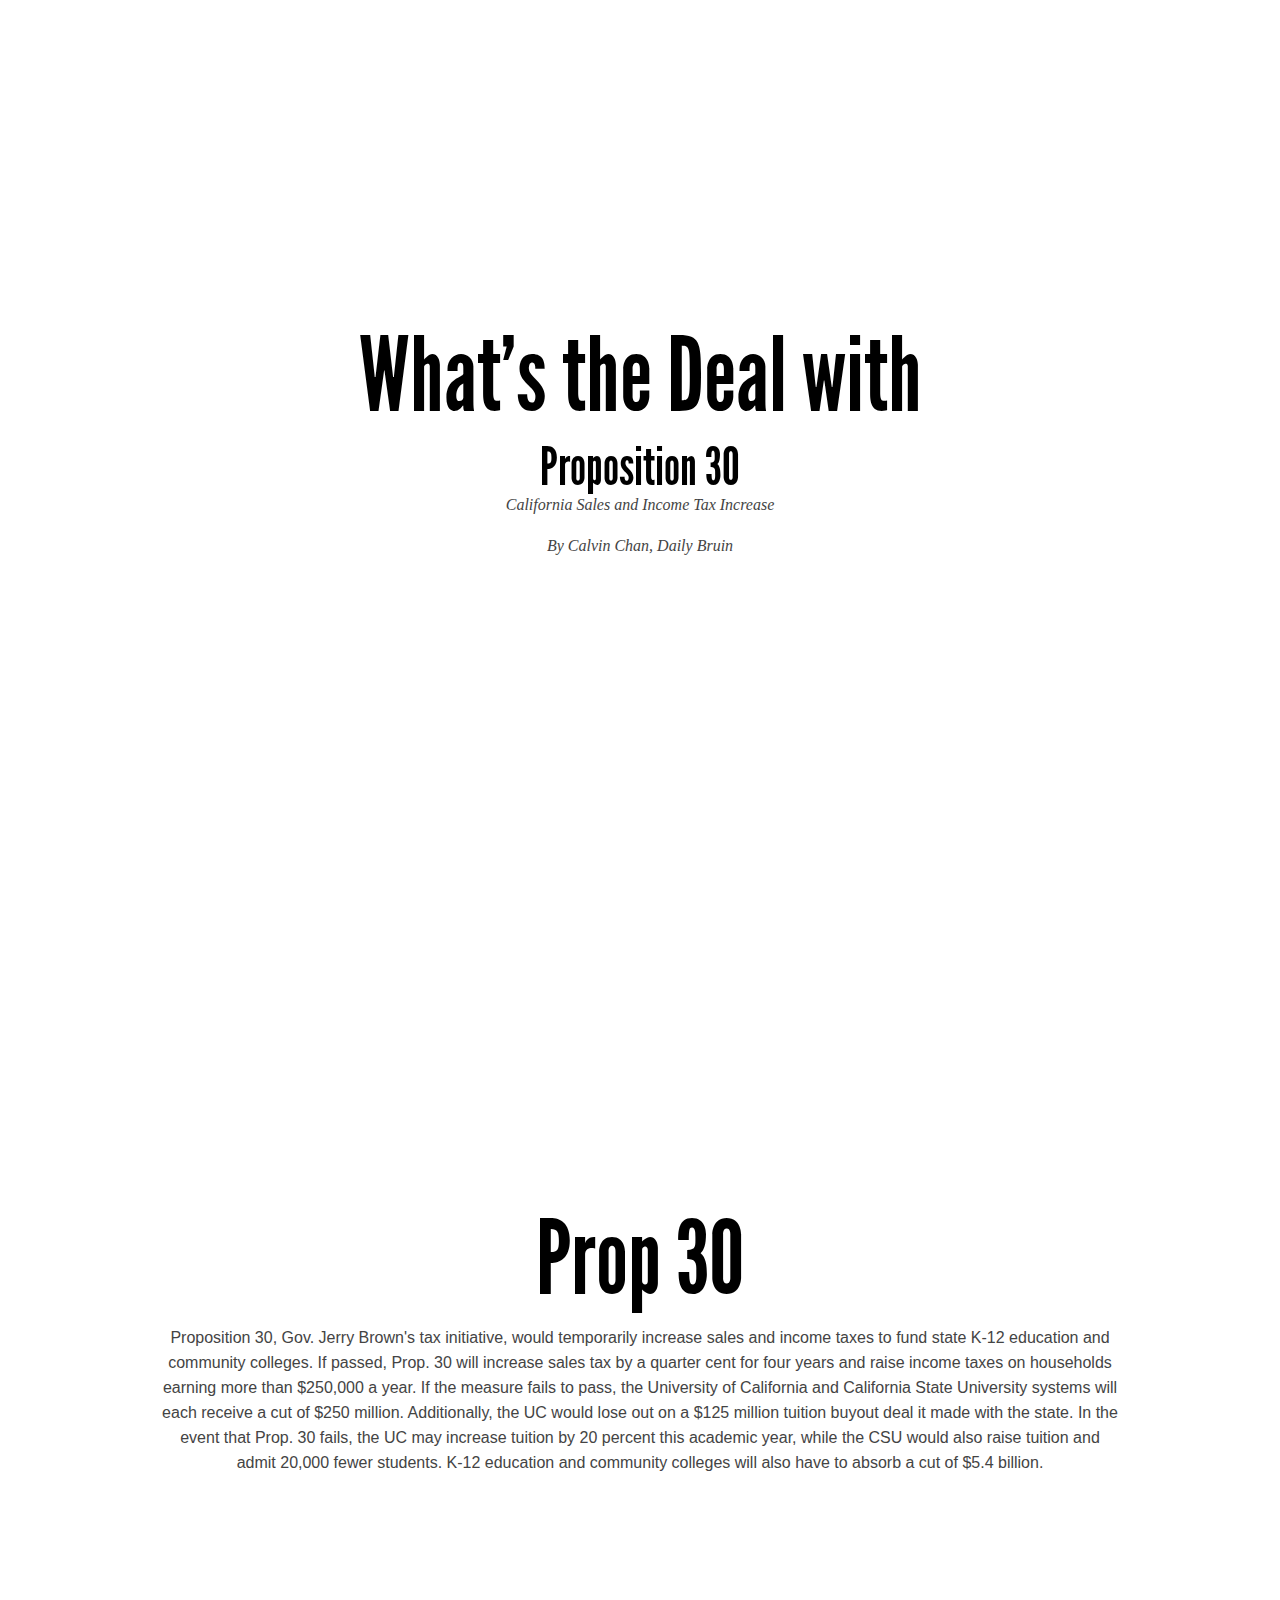
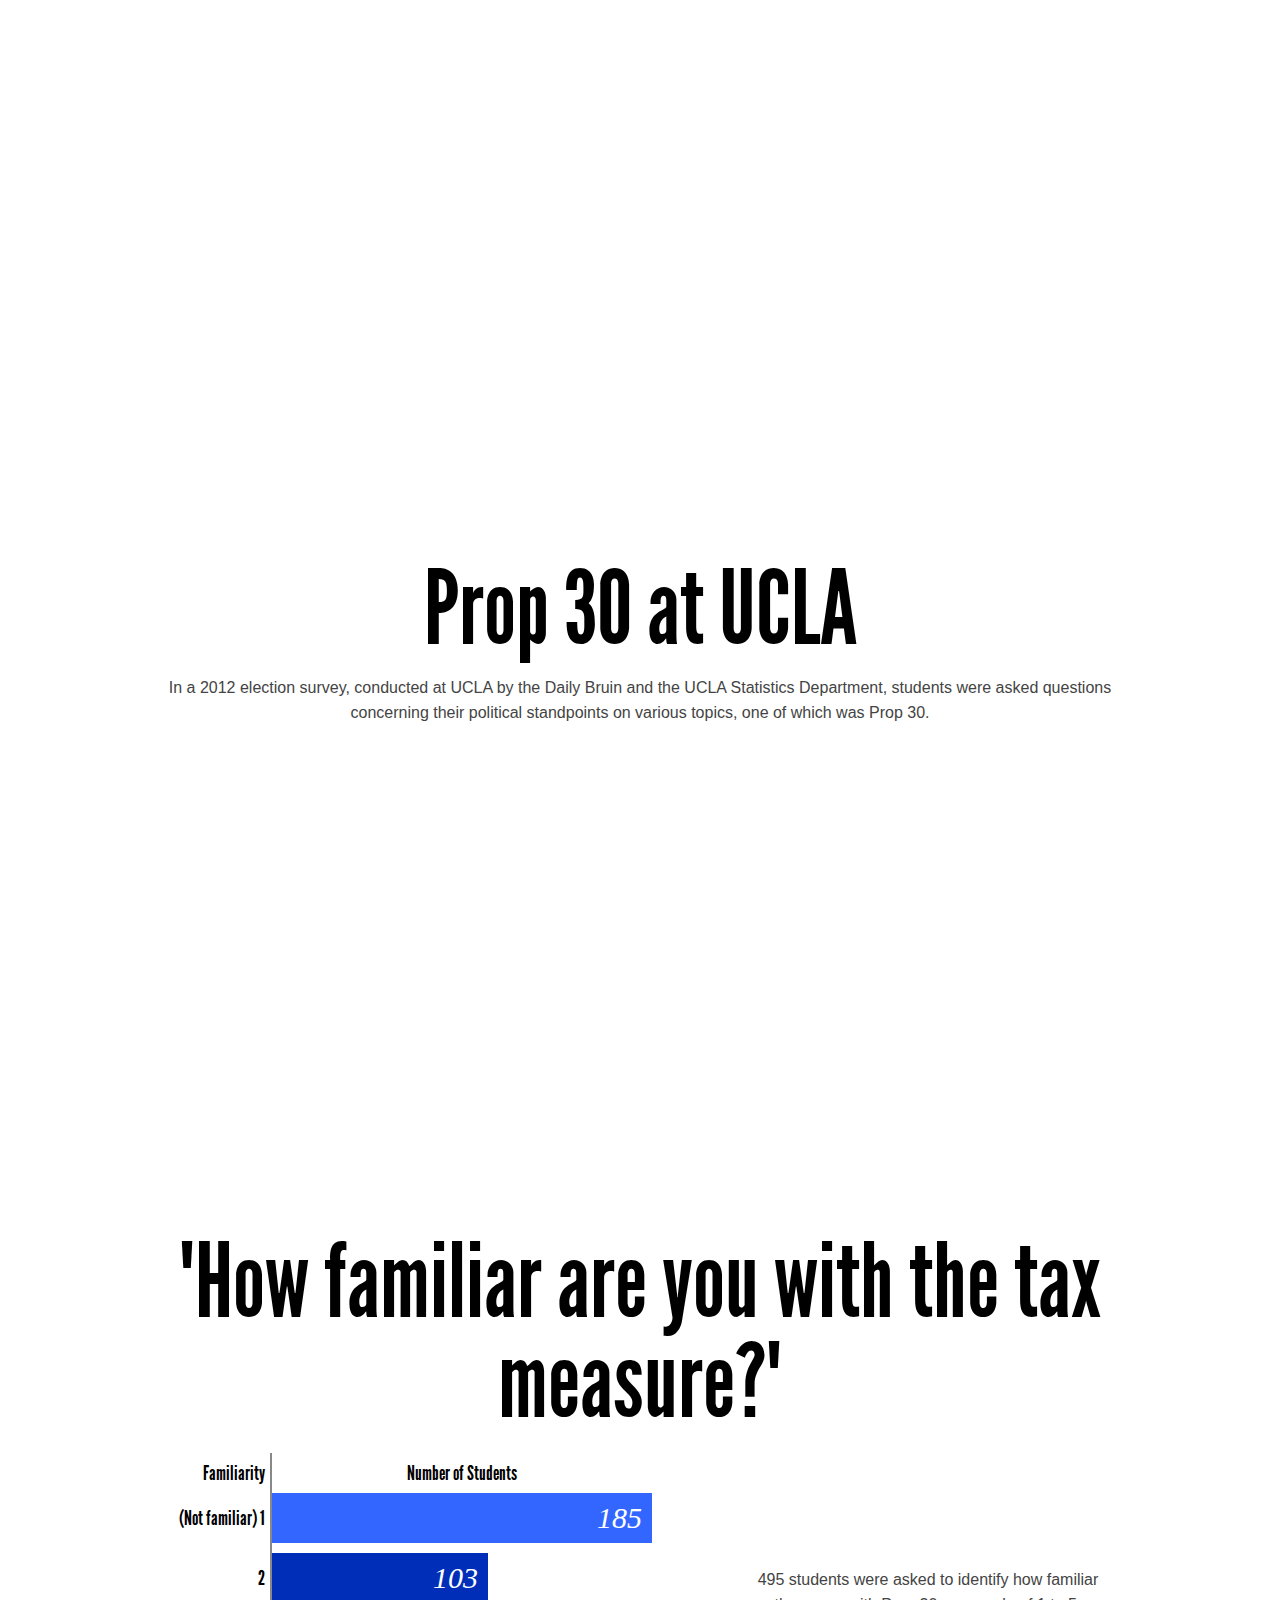
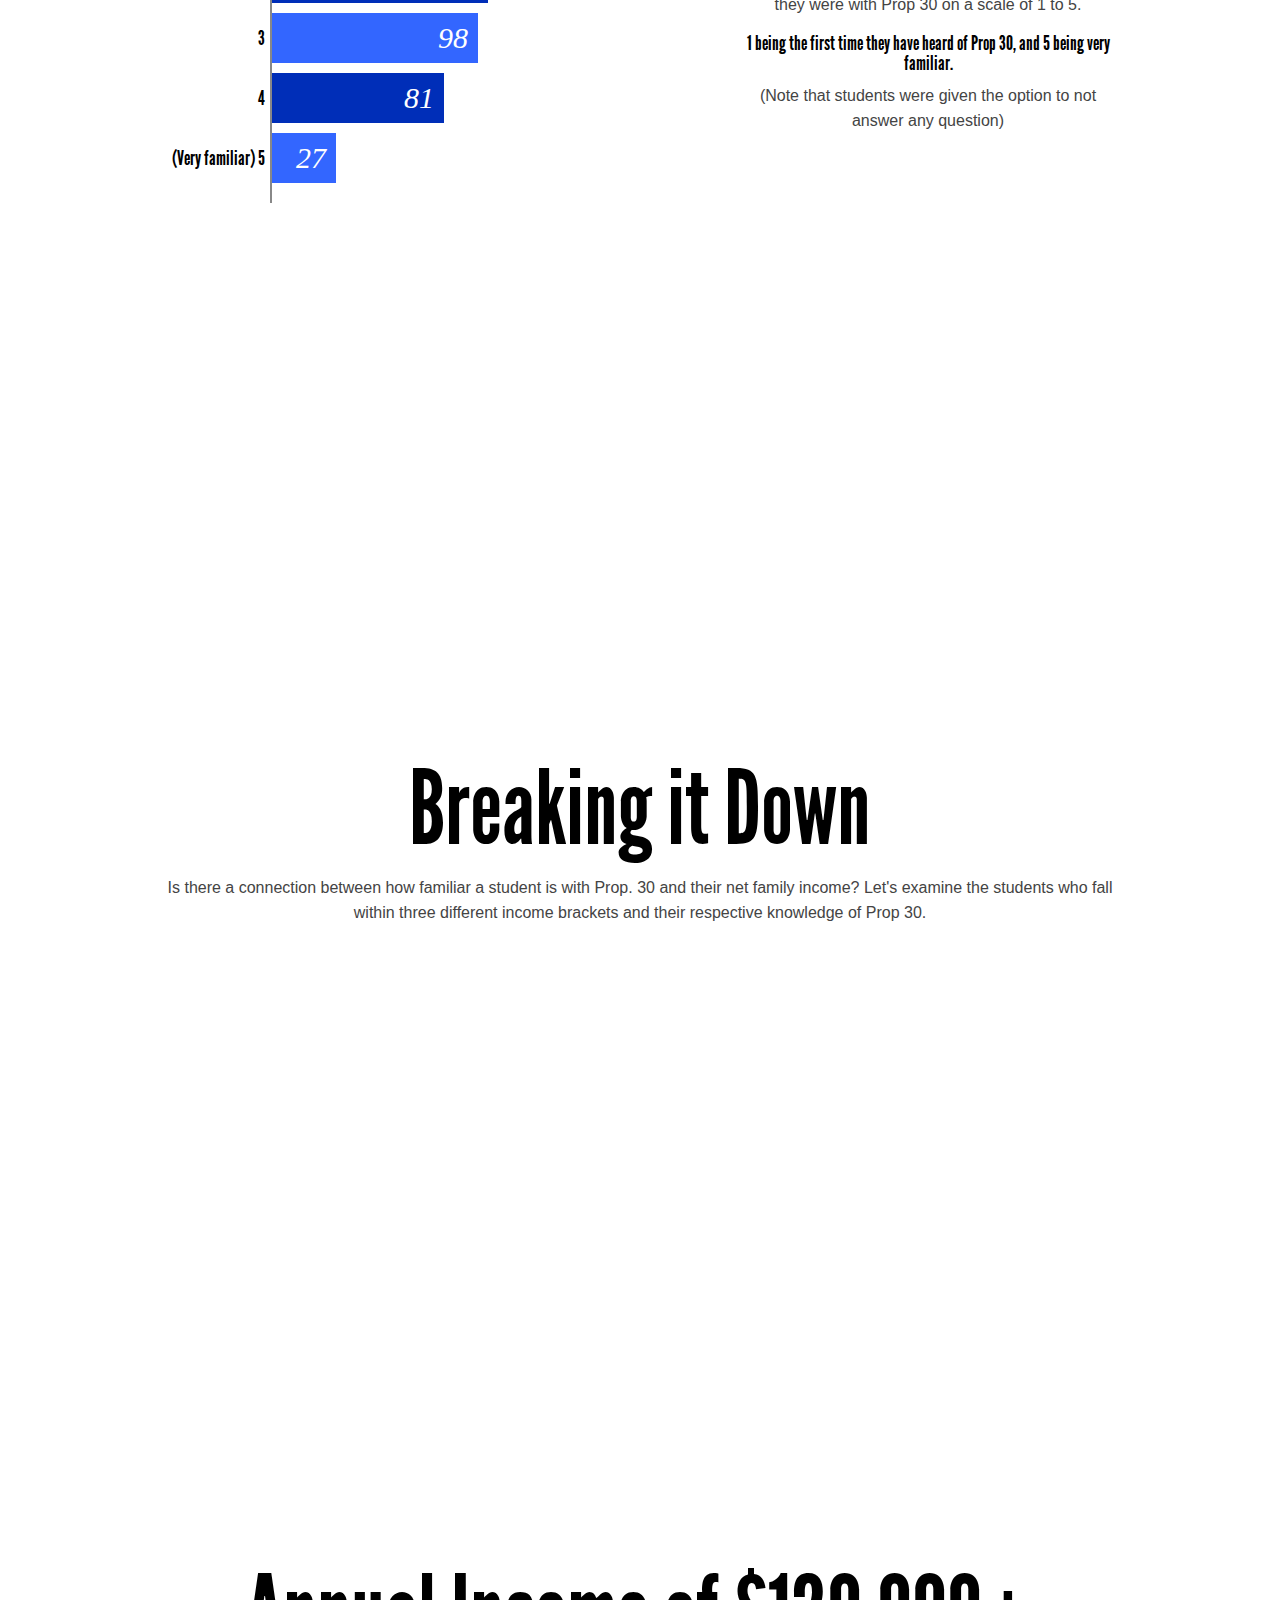
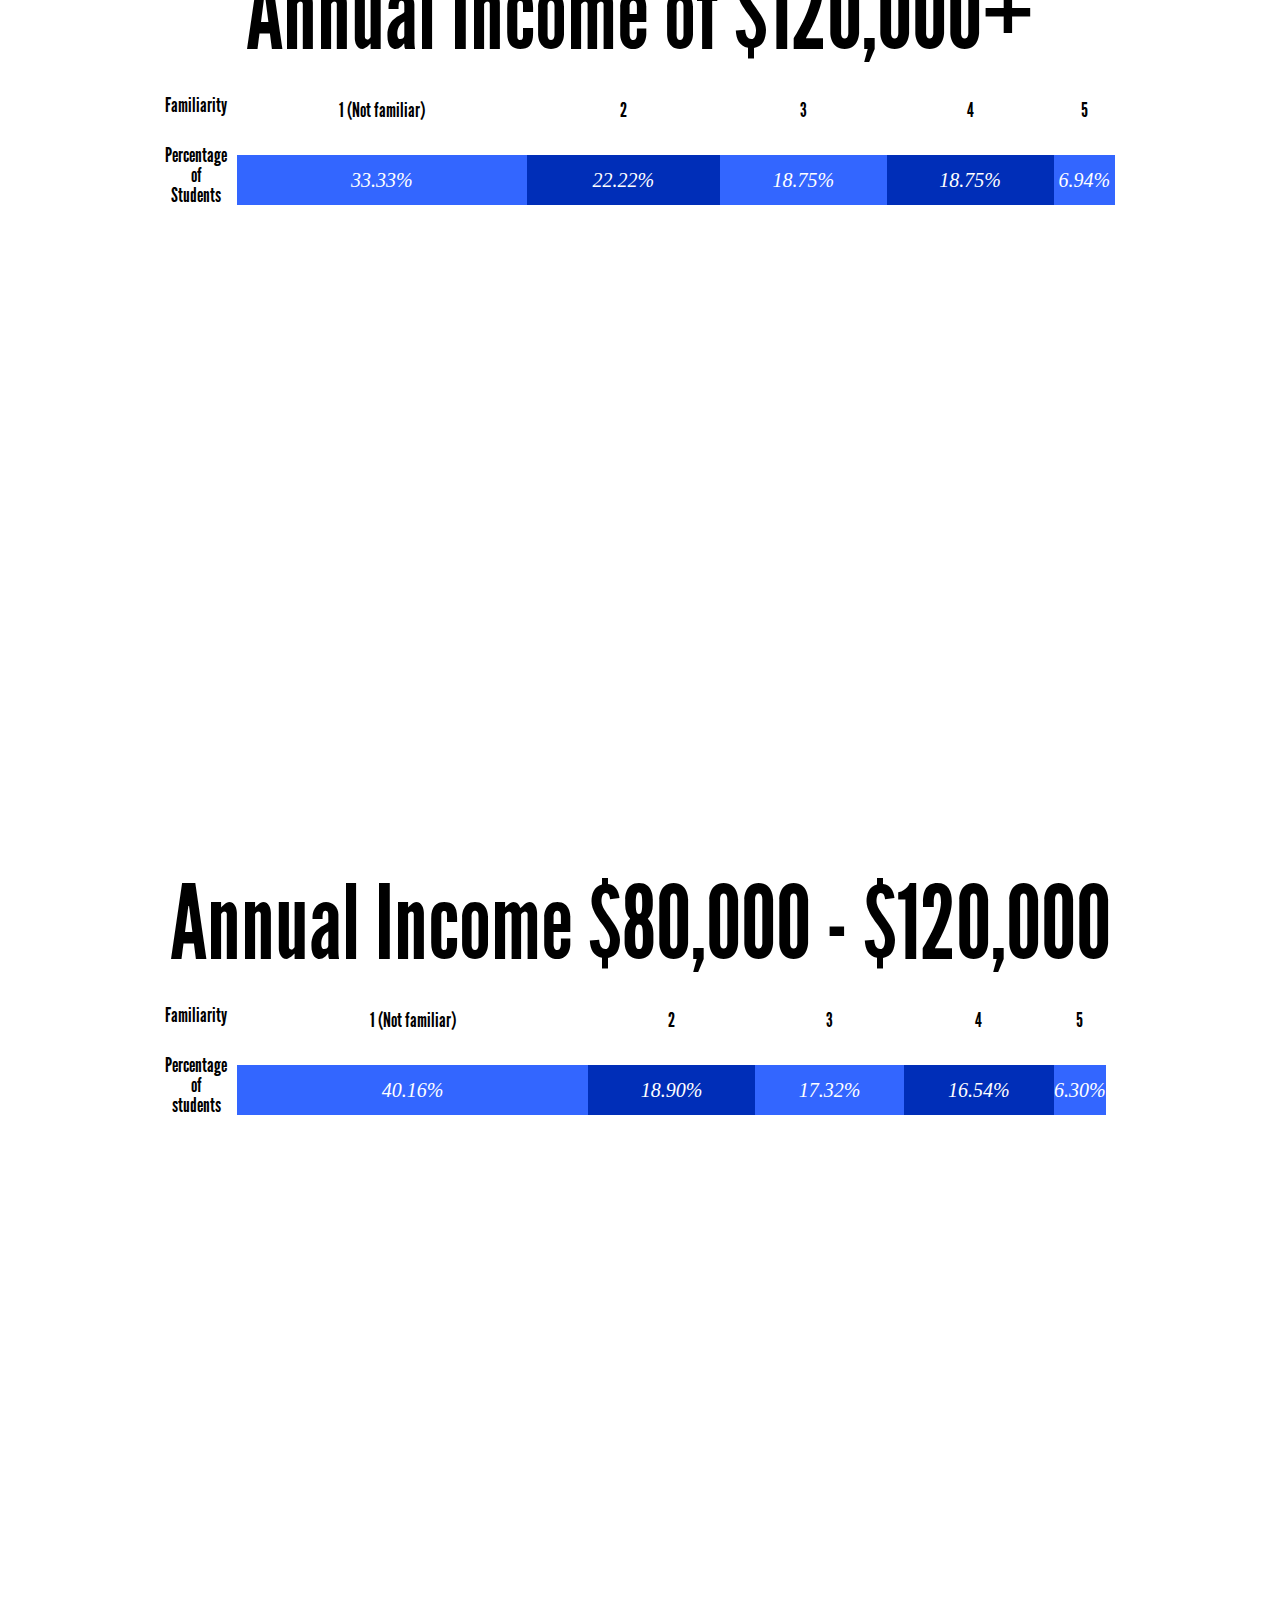
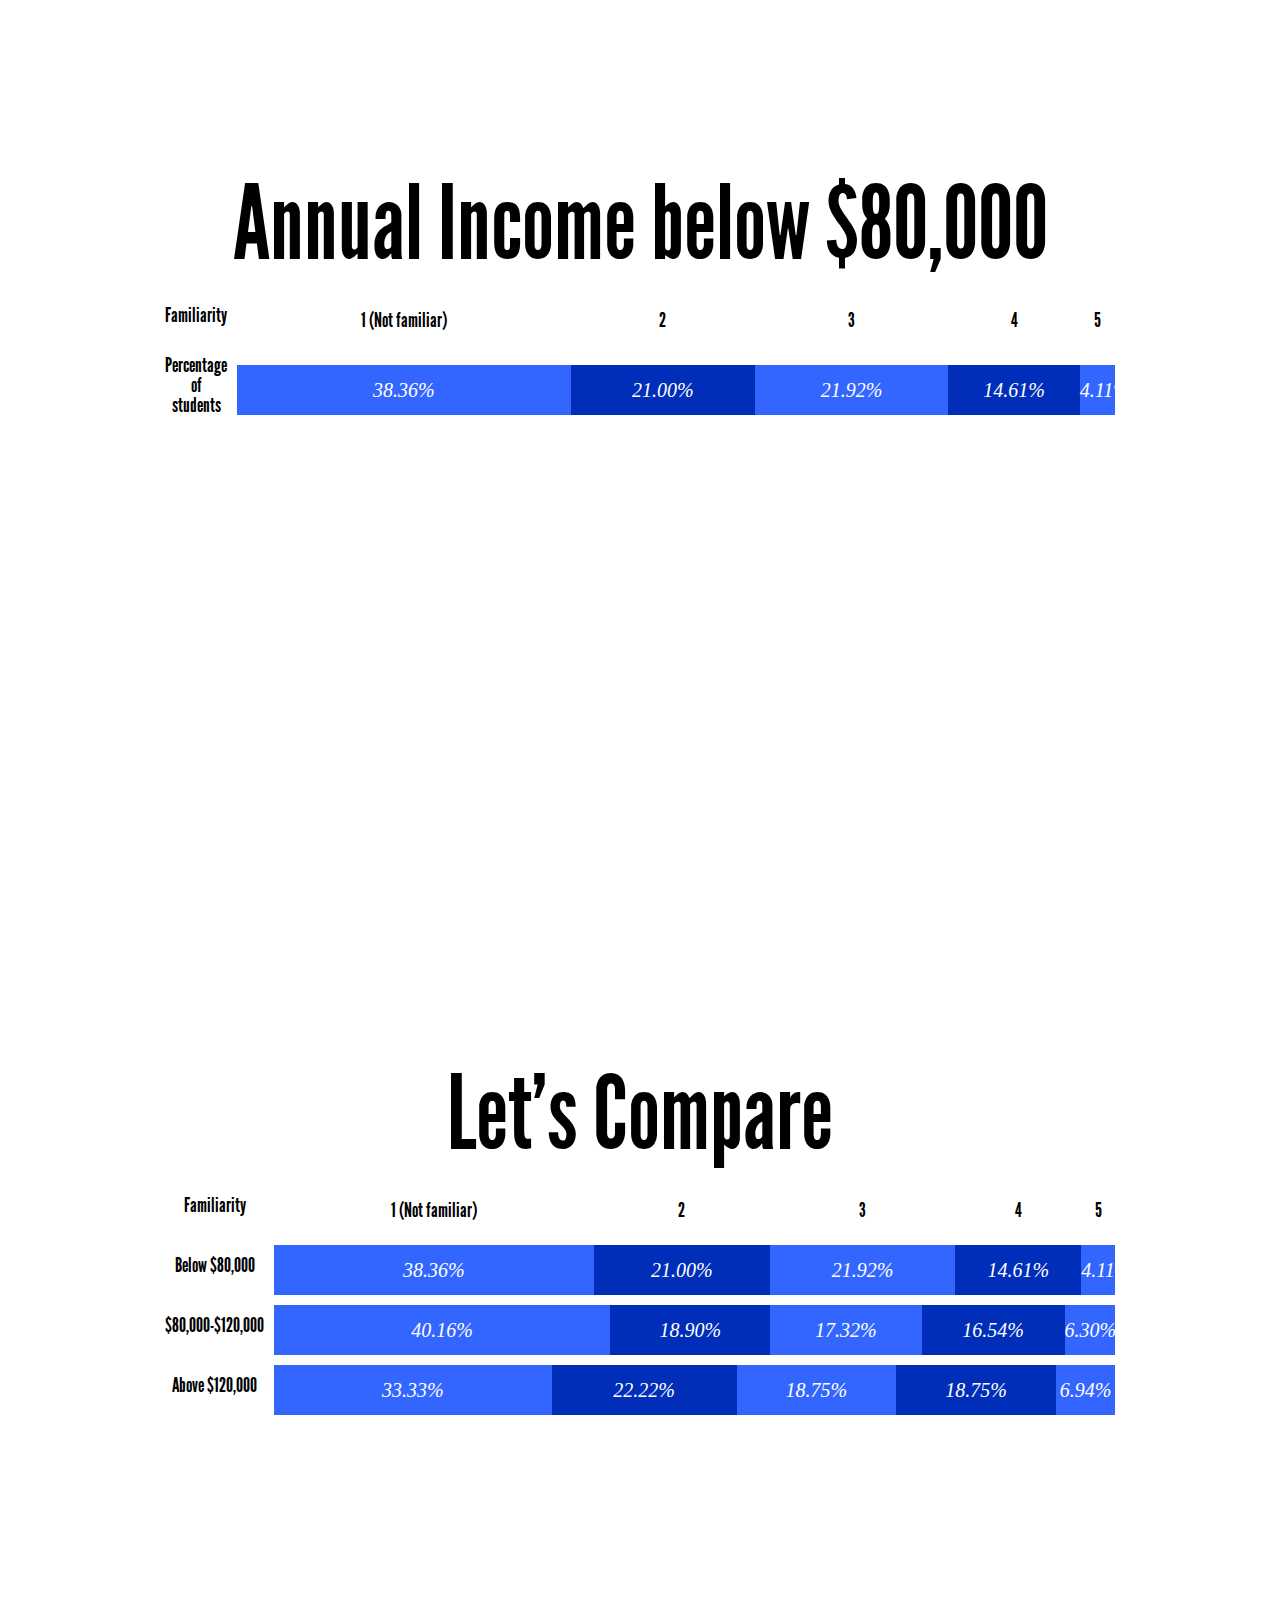
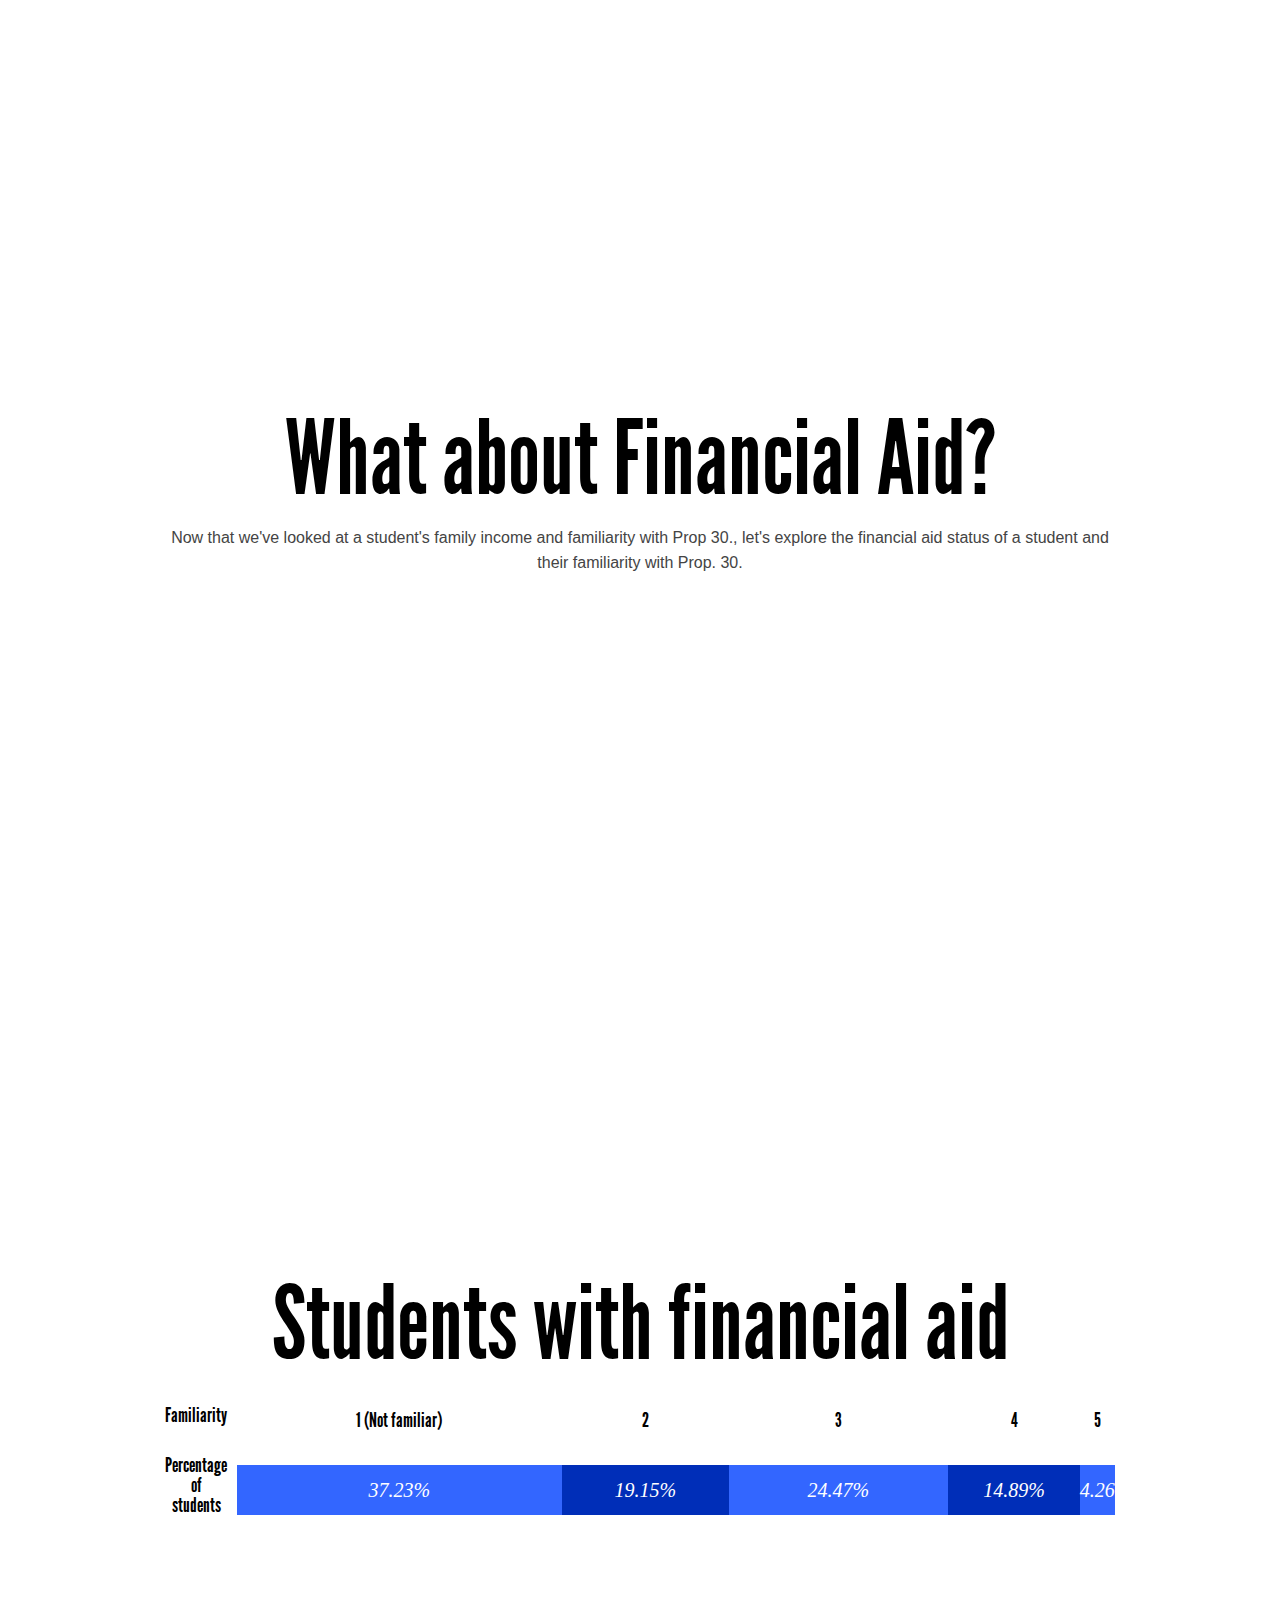
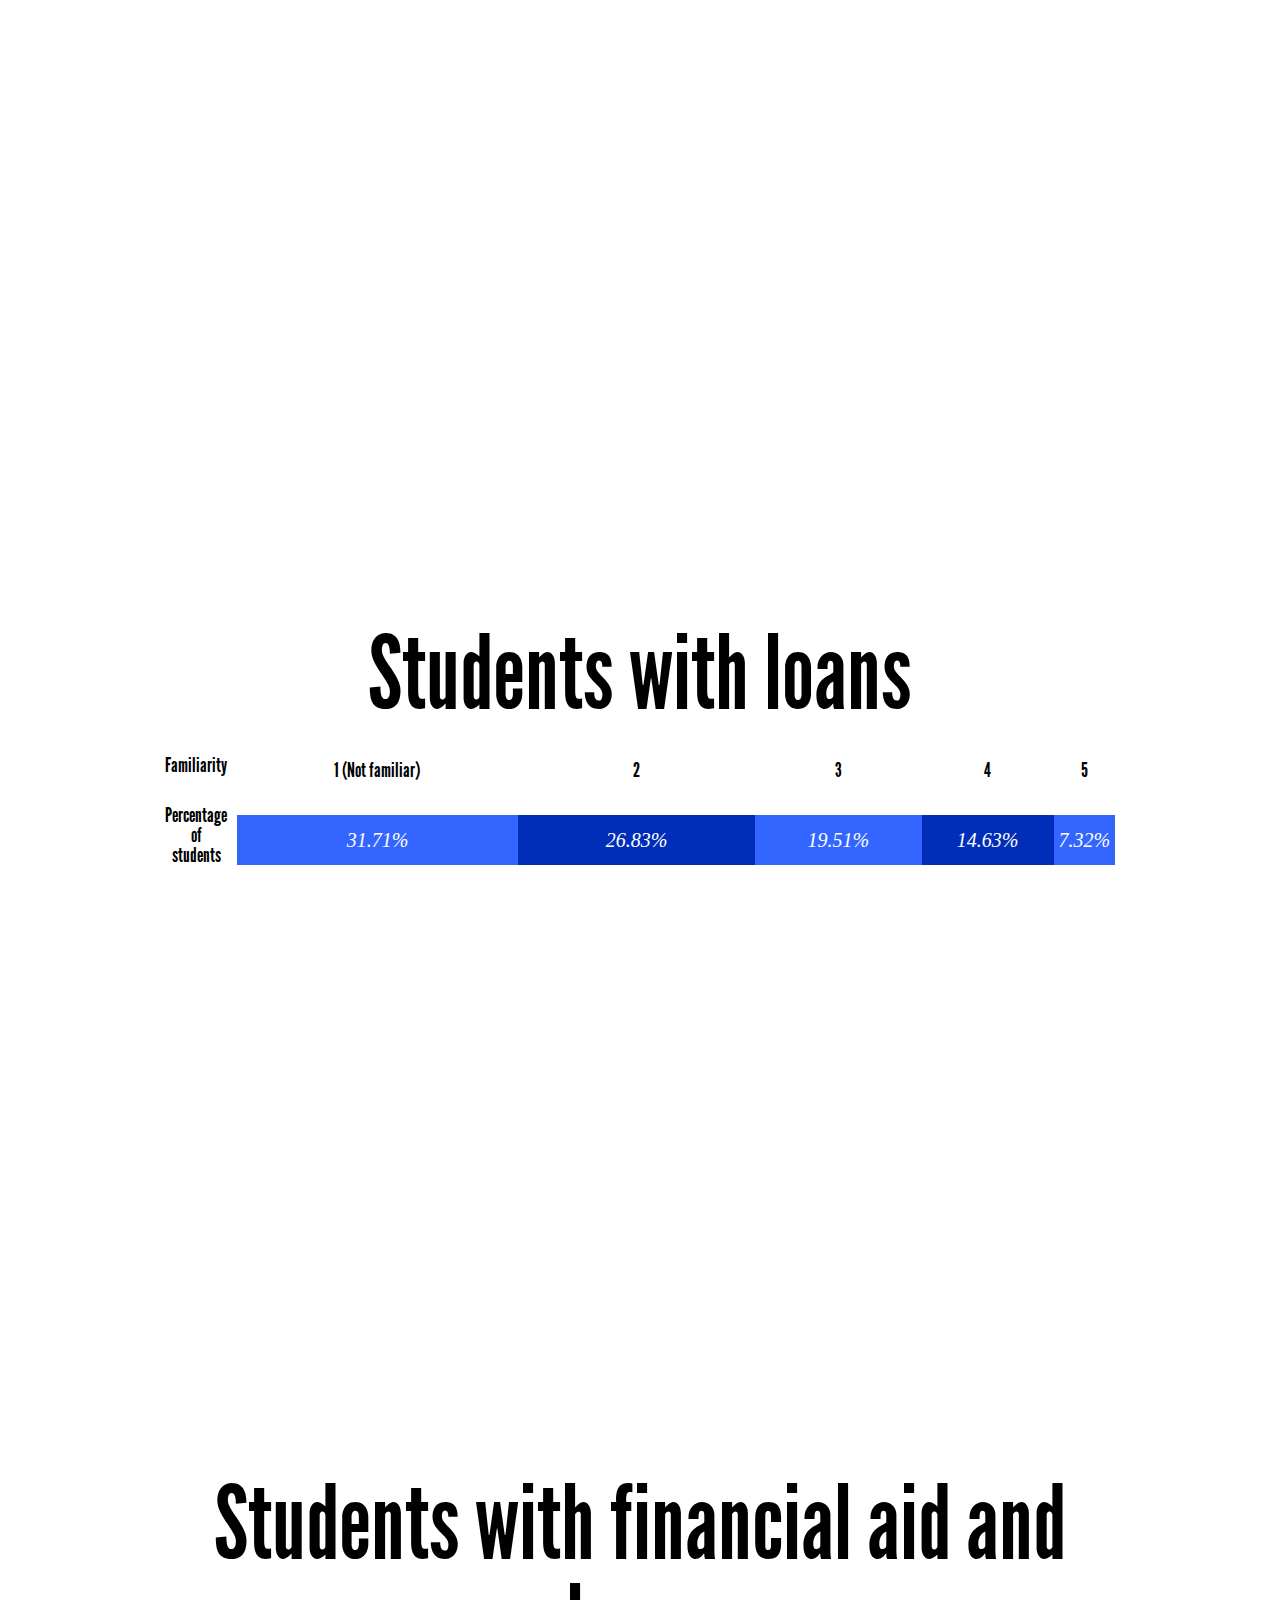
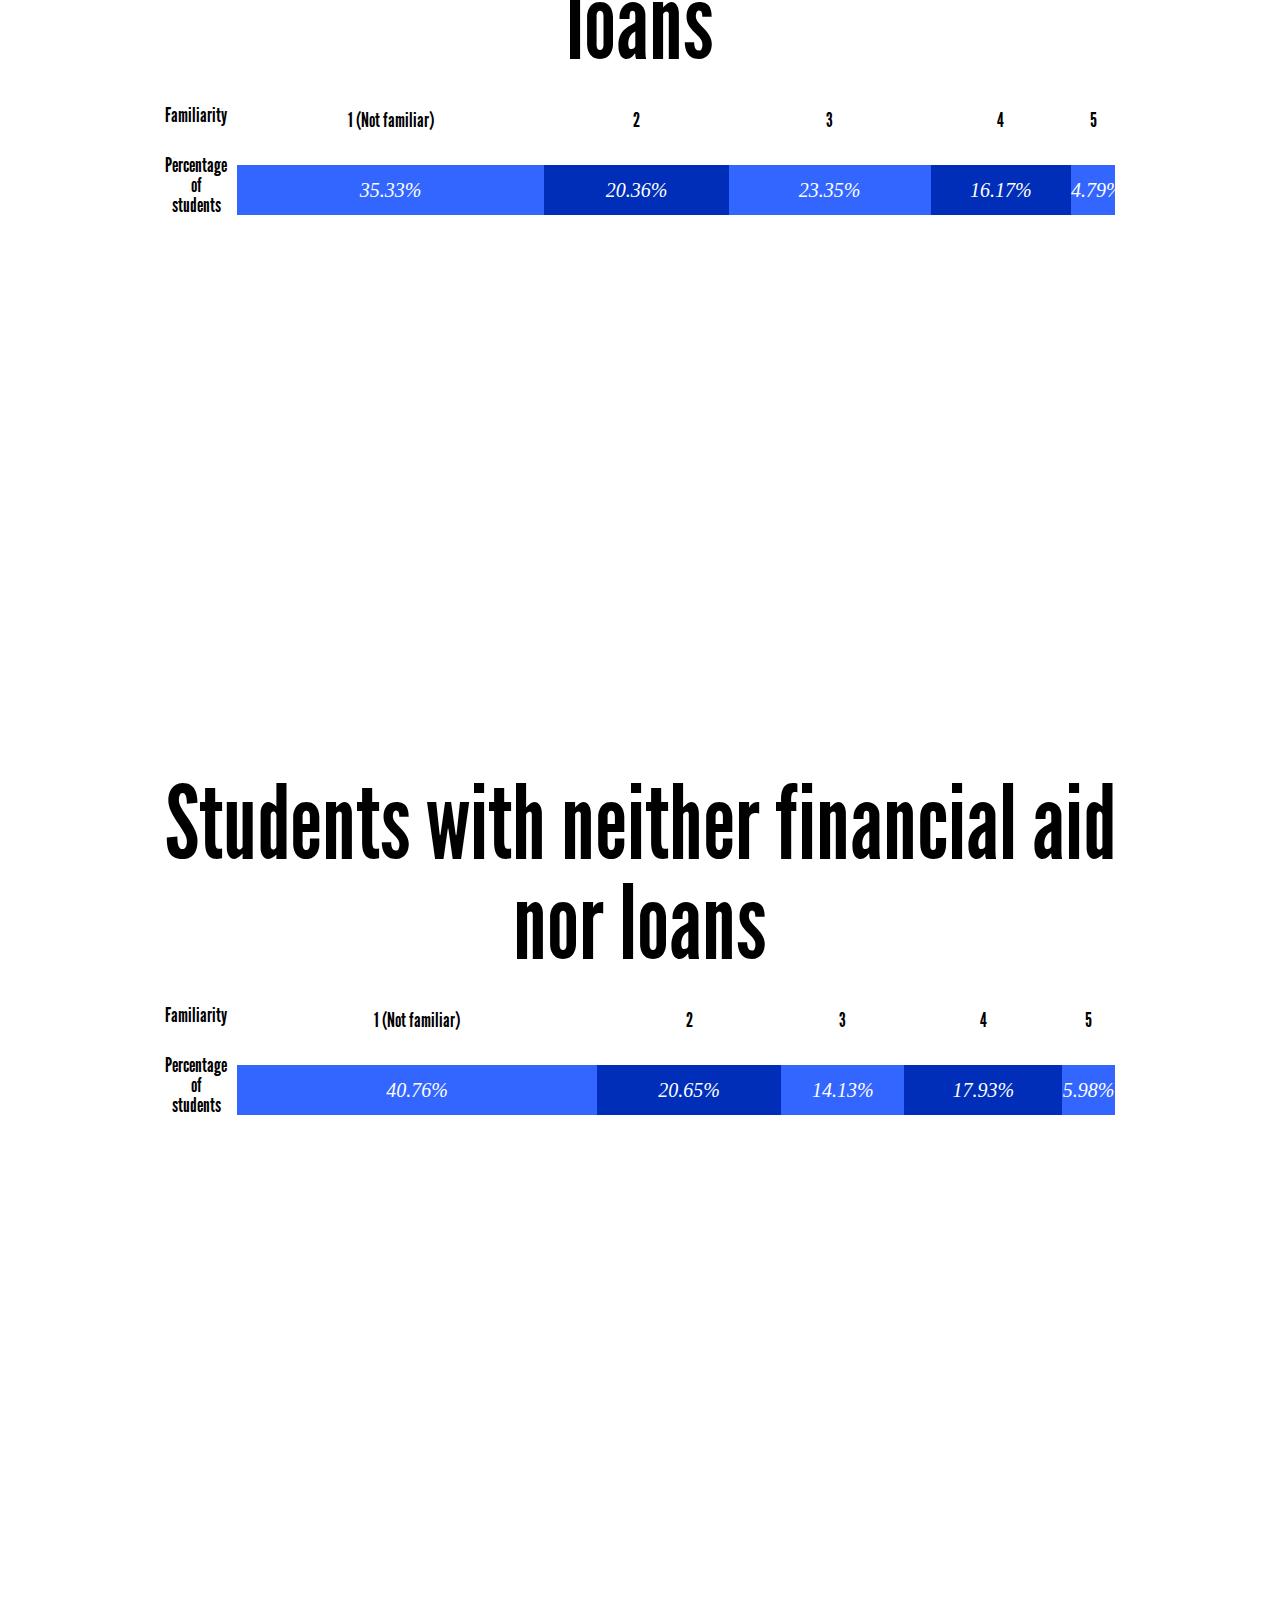
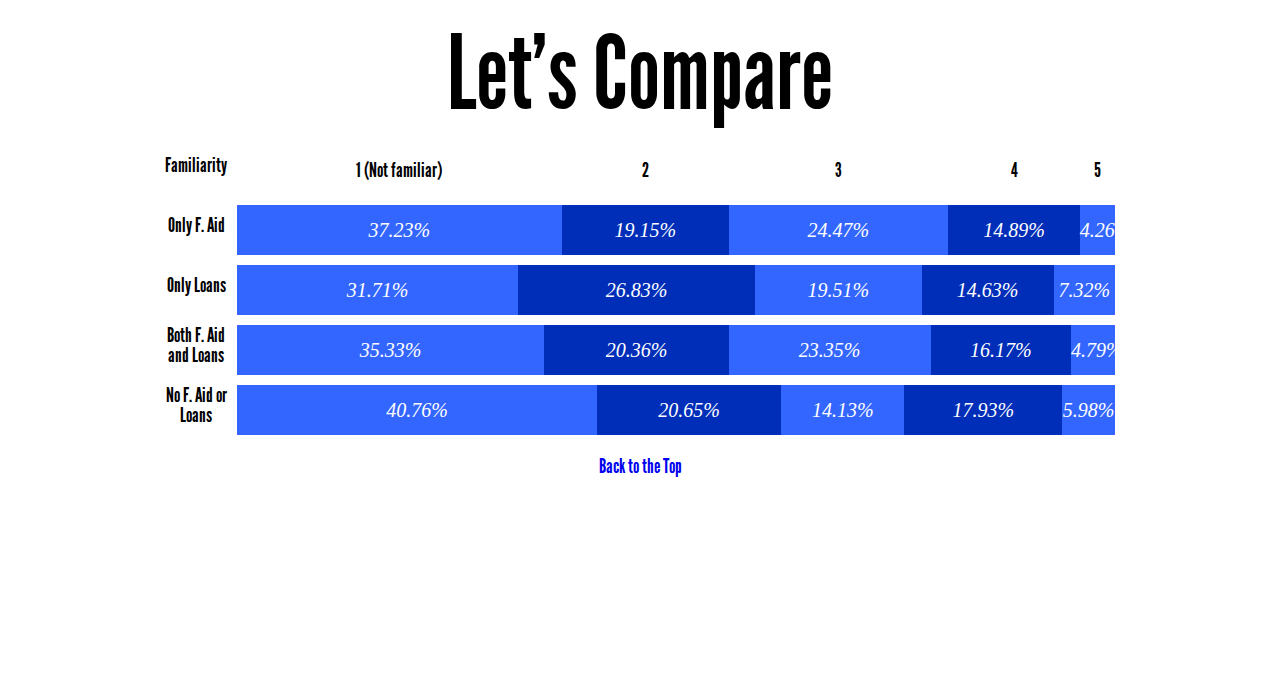
<file: elections12/templates/elections12/stats.html>
<!DOCTYPE html>
<html>
    <head>
        <title>Prop 30 at UCLA</title>
        <link rel="stylesheet" type="text/css" href="/static/styles/reset.css">
        <link rel="stylesheet" type="text/css" href="/static/styles/style.css">
        <link rel="stylesheet" type="text/css" href="/static/styles/LeagueGothic/stylesheet.css">
        <script src="/static/scripts/jquery-1.8.2.min.js" type="text/javascript"></script>
        <script src="/static/scripts/script.js" type="text/javascript"></script>
        <script src="/static/scripts/scroll.js" type="text/javascript"></script>
    </head>

    <body>
        <div class="page">
            <div class="wrapper">
                <h1>What's the Deal with</h1>
                <br/>
                <h2>Proposition 30</h2>
                <p class="serif">California Sales and Income Tax Increase</p>
				<p class="serif"><em>By Calvin Chan, Daily Bruin</em></p>
                <a class="scroll" href="#">More</a>
            </div>
        </div>

        <div class="page">
            <div class="wrapper">
                <h1>Prop 30</h1>
                <br/>
                <p>
                    Proposition 30, Gov. Jerry Brown's tax initiative, would temporarily increase sales and income taxes to fund state K-12 education and community colleges. If passed, Prop. 30 will increase sales tax by a quarter cent for four years and raise income taxes on households earning more than $250,000 a year. If the measure fails to pass, the University of California and California State University systems will each receive a cut of $250 million. Additionally, the UC would lose out on a $125 million tuition buyout deal it made with the state. In the event that Prop. 30 fails, the UC may increase tuition by 20 percent this academic year, while the CSU would also raise tuition and admit 20,000 fewer students. K-12 education and community colleges will also have to absorb a cut of $5.4 billion.
                </p>
                <a class="scroll" href="#">More</a>
            </div>
        </div>

        <div class="page">
            <div class="wrapper">
                <h1>Prop 30 at UCLA</h1>
                <br/>
                <p>
                    In a 2012 election survey, conducted at UCLA by the Daily Bruin and the UCLA Statistics Department, students were asked questions concerning their political standpoints on various topics, one of which was Prop 30.
                </p>
                <a class="scroll" href="#">More</a>
            </div>
        </div>

        <div class="page">
            <div class="wrapper">
                <h1>"How familiar are you with the tax measure?"</h1>
                <br/>
                <table>
                    <tr>
                        <td class="sixty">
                            <div class="sideline">
                                <h3>Familiarity</h3>
                                
                                <div class="units">
                                    <h3>(Not familiar) 1</h3>
                                </div>
                                
                                <div class="units">
                                    <h3>2</h3>
                                </div>
                                
                                <div class="units">
                                    <h3>3</h3>
                                </div>
                                
                                <div class="units">
                                    <h3>4</h3>
                                </div>
                                
                                <div class="units">
                                    <h3>(Very familiar) 5</h3>
                                </div>
                                
                                <div class="units">
                                    <h3 value="None">None</h3>
                                </div>
                                
                            </div>
                            <div class="bargraph">
                                <div><h3>Number of Students</h3></div>
                                
                                <div class="rows" id="1" value="185"><p class="serif">185</p>
                                </div>    
                                
                                <div class="rows" id="2" value="103"><p class="serif">103</p>
                                </div>    
                                
                                <div class="rows" id="3" value="98"><p class="serif">98</p>
                                </div>    
                                
                                <div class="rows" id="4" value="81"><p class="serif">81</p>
                                </div>    
                                
                                <div class="rows" id="5" value="27"><p class="serif">27</p>
                                </div>    
                                
                                <div class="rows" id="None" value="1"><p class="serif">1</p>
                                </div>    
                                
                            </div>
                        </td>
                        <td class="fourty">
                            <p>495 students were asked to identify how familiar they were with Prop 30 on a scale of 1 to 5.</p> 
                            <h3>1 being the first time they have heard of Prop 30, and 5 being very familiar.</h3> 
                            <p>(Note that students were given the option to not answer any question)</p>
                        </td>
                    </tr>
                </table>
                <a class="scroll" href="#">More</a>
            </div>
        </div>

        

        <div class="page">
            <div class="wrapper">
                <h1>Breaking it Down</h1>
                <br/>
                <p>Is there a connection between how familiar a student is with Prop. 30 and their net family income? Let's examine the students who fall within three different income brackets and their respective knowledge of Prop 30.</p>
                <a class="scroll" href="#">More</a>
            </div>
        </div>

        <div class="page">
            <div class="wrapper">
                <h1>Annual Income of $120,000+</h1>
                <br/>
                <table>
                    <tr>
                        <td class="small"><h3>Familiarity</h3></td>
                        <td class="large">
                            <div class="aboveline">
                            
                                <div class="lineseg" value="33" key="1"><h3>1 (Not familiar)</3></div>
                            
                                <div class="lineseg" value="22" key="2"><h3>2</3></div>
                            
                                <div class="lineseg" value="19" key="3"><h3>3</3></div>
                            
                                <div class="lineseg" value="19" key="4"><h3>4</3></div>
                            
                                <div class="lineseg" value="7" key="5"><h3>5</3></div>
                            
                                <div class="lineseg" value="0.0" key="None"><h3>None</3></div>
                            
                            </div>
                        </td>
                    </tr>
                    <tr>
                        <td class="small"><h3>Percentage of Students</h3></td>
                        <td class="large">
                            <div class="belowline">
                            
                                <div class="lineseg" value="33" key="1"><p class="serif">33.33%</p></div>
                            
                                <div class="lineseg" value="22" key="2"><p class="serif">22.22%</p></div>
                            
                                <div class="lineseg" value="19" key="3"><p class="serif">18.75%</p></div>
                            
                                <div class="lineseg" value="19" key="4"><p class="serif">18.75%</p></div>
                            
                                <div class="lineseg" value="7" key="5"><p class="serif">6.94%</p></div>
                            
                                <div class="lineseg" value="0.0" key="None"><p class="serif">0.00%</p></div>
                            
                            </div>
                        </td>
                    </tr>
                </table>
                <br/>
                <a class="scroll" href="#">More</a>
            </div>
        </div>

        <div class="page">
            <div class="wrapper">
                <h1>Annual Income $80,000 - $120,000</h1>
                <br/>
                <table>
                    <tr>
                        <td class="small"><h3>Familiarity</h3></td>
                        <td class="large">
                            <div class="aboveline">
                            
                                <div class="lineseg" value="40" key="1"><h3>1 (Not familiar)</3></div>
                            
                                <div class="lineseg" value="19" key="2"><h3>2</3></div>
                            
                                <div class="lineseg" value="17" key="3"><h3>3</3></div>
                            
                                <div class="lineseg" value="17" key="4"><h3>4</3></div>
                            
                                <div class="lineseg" value="6" key="5"><h3>5</3></div>
                            
                                <div class="lineseg" value="1" key="None"><h3>None</3></div>
                            
                            </div>
                        </td>
                    </tr>
                    <tr>
                        <td class="small"><h3>Percentage of students</h3></td>
                        <td class="large">
                            <div class="belowline">
                            
                                <div class="lineseg" value="40" key="1"><p class="serif">40.16%</p></div>
                            
                                <div class="lineseg" value="19" key="2"><p class="serif">18.90%</p></div>
                            
                                <div class="lineseg" value="17" key="3"><p class="serif">17.32%</p></div>
                            
                                <div class="lineseg" value="17" key="4"><p class="serif">16.54%</p></div>
                            
                                <div class="lineseg" value="6" key="5"><p class="serif">6.30%</p></div>
                            
                                <div class="lineseg" value="1" key="None"><p class="serif">0.79%</p></div>
                            
                            </div>
                        </td>
                    </tr>
                </table>
                <br/>
                <a class="scroll" href="#">More</a>
            </div>
        </div>

        <div class="page">
            <div class="wrapper">
                <h1>Annual Income below $80,000</h1>
                <br/>
                <table>
                    <tr>
                        <td class="small"><h3>Familiarity</h3></td>
                        <td class="large">
                            <div class="aboveline">
                            
                                <div class="lineseg" value="38" key="1"><h3>1 (Not familiar)</3></div>
                            
                                <div class="lineseg" value="21" key="2"><h3>2</3></div>
                            
                                <div class="lineseg" value="22" key="3"><h3>3</3></div>
                            
                                <div class="lineseg" value="15" key="4"><h3>4</3></div>
                            
                                <div class="lineseg" value="4" key="5"><h3>5</3></div>
                            
                                <div class="lineseg" value="0.0" key="None"><h3>None</3></div>
                            
                            </div>
                        </td>
                    </tr>
                    <tr>
                        <td class="small"><h3>Percentage of students</h3></td>
                        <td class="large">
                            <div class="belowline">
                            
                                <div class="lineseg" value="38" key="1"><p class="serif">38.36%</p></div>
                            
                                <div class="lineseg" value="21" key="2"><p class="serif">21.00%</p></div>
                            
                                <div class="lineseg" value="22" key="3"><p class="serif">21.92%</p></div>
                            
                                <div class="lineseg" value="15" key="4"><p class="serif">14.61%</p></div>
                            
                                <div class="lineseg" value="4" key="5"><p class="serif">4.11%</p></div>
                            
                                <div class="lineseg" value="0.0" key="None"><p class="serif">0.00%</p></div>
                            
                            </div>
                        </td>
                    </tr>
                </table>
                <br/>
                <a class="scroll" href="#">More</a>
            </div>
        </div>

        <div class="page">
            <div class="wrapper">
                <h1>Let's Compare</h1>
                <br/>
                <table>
                    <tr>
                        <td class="small"><h3>Familiarity</h3></td>
                        <td class="large">
                            <div class="aboveline">
                            
                                <div class="lineseg" value="38" key="1"><h3>1 (Not familiar)</3></div>
                            
                                <div class="lineseg" value="21" key="2"><h3>2</3></div>
                            
                                <div class="lineseg" value="22" key="3"><h3>3</3></div>
                            
                                <div class="lineseg" value="15" key="4"><h3>4</3></div>
                            
                                <div class="lineseg" value="4" key="5"><h3>5</3></div>
                            
                                <div class="lineseg" value="0.0" key="None"><h3>None</3></div>
                            
                            </div>
                        </td>
                    </tr>
                    <tr>
                        <td class="small"><h3>Below $80,000</h3></td>
                        <td class="large">
                            <div class="belowline">
                            
                                <div class="lineseg" value="38" key="1"><p class="serif">38.36%</p></div>
                            
                                <div class="lineseg" value="21" key="2"><p class="serif">21.00%</p></div>
                            
                                <div class="lineseg" value="22" key="3"><p class="serif">21.92%</p></div>
                            
                                <div class="lineseg" value="15" key="4"><p class="serif">14.61%</p></div>
                            
                                <div class="lineseg" value="4" key="5"><p class="serif">4.11%</p></div>
                            
                                <div class="lineseg" value="0.0" key="None"><p class="serif">0.00%</p></div>
                            
                            </div>
                        </td>
                    </tr>
                    <tr>
                        <td class="small"><h3>$80,000-$120,000</h3></td>
                        <td class="large">
                            <div class="belowline">
                            
                                <div class="lineseg" value="40" key="1"><p class="serif">40.16%</p></div>
                            
                                <div class="lineseg" value="19" key="2"><p class="serif">18.90%</p></div>
                            
                                <div class="lineseg" value="18" key="3"><p class="serif">17.32%</p></div>
                            
                                <div class="lineseg" value="17" key="4"><p class="serif">16.54%</p></div>
                            
                                <div class="lineseg" value="6" key="5"><p class="serif">6.30%</p></div>
                            
                                <div class="lineseg" value="1" key="None"><p class="serif">0.79%</p></div>
                            
                            </div>
                        </td>
                    </tr>
                    <tr>
                        <td class="small"><h3>Above $120,000</h3></td>
                        <td class="large">
                            <div class="belowline">
                            
                                <div class="lineseg" value="33" key="1"><p class="serif">33.33%</p></div>
                            
                                <div class="lineseg" value="22" key="2"><p class="serif">22.22%</p></div>
                            
                                <div class="lineseg" value="19" key="3"><p class="serif">18.75%</p></div>
                            
                                <div class="lineseg" value="19" key="4"><p class="serif">18.75%</p></div>
                            
                                <div class="lineseg" value="7" key="5"><p class="serif">6.94%</p></div>
                            
                                <div class="lineseg" value="0.0" key="None"><p class="serif">0.00%</p></div>
                            
                            </div>
                        </td>
                    </tr>

                </table>
                <br/>
                <a class="scroll" href="#">More</a>
            </div>
        </div>

        <div class="page">
            <div class="wrapper">
                <h1>What about Financial Aid?</h1>
                <br/>
                <p>Now that we've looked at a student's family income and familiarity with Prop 30., let's explore the financial aid status of a student and their familiarity with Prop. 30.</p>
                <a class="scroll" href="#">More</a>
            </div>
        </div>

        <div class="page">
            <div class="wrapper">
                <h1>Students with financial aid</h1>
                <br/>
                <table>
                    <tr>
                        <td class="small"><h3>Familiarity</h3></td>
                        <td class="large">
                            <div class="aboveline">
                            
                                <div class="lineseg" value="37" key="1"><h3>1 (Not familiar)</3></div>
                            
                                <div class="lineseg" value="19" key="2"><h3>2</3></div>
                            
                                <div class="lineseg" value="25" key="3"><h3>3</3></div>
                            
                                <div class="lineseg" value="15" key="4"><h3>4</3></div>
                            
                                <div class="lineseg" value="4" key="5"><h3>5</3></div>
                            
                                <div class="lineseg" value="0.0" key="None"><h3>None</3></div>
                            
                            </div>
                        </td>
                    </tr>
                    <tr>
                        <td class="small"><h3>Percentage of students</h3></td>
                        <td class="large">
                            <div class="belowline">
                            
                                <div class="lineseg" value="37" key="1"><p class="serif">37.23%</p></div>
                            
                                <div class="lineseg" value="19" key="2"><p class="serif">19.15%</p></div>
                            
                                <div class="lineseg" value="25" key="3"><p class="serif">24.47%</p></div>
                            
                                <div class="lineseg" value="15" key="4"><p class="serif">14.89%</p></div>
                            
                                <div class="lineseg" value="4" key="5"><p class="serif">4.26%</p></div>
                            
                                <div class="lineseg" value="0.0" key="None"><p class="serif">0.00%</p></div>
                            
                            </div>
                        </td>
                    </tr>
                </table>
                <br/>
                <a class="scroll" href="#">More</a>
            </div>
        </div>

        <div class="page">
            <div class="wrapper">
                <h1>Students with loans</h1>
                <br/>
                <table>
                    <tr>
                        <td class="small"><h3>Familiarity</h3></td>
                        <td class="large">
                            <div class="aboveline">
                            
                                <div class="lineseg" value="32" key="1"><h3>1 (Not familiar)</3></div>
                            
                                <div class="lineseg" value="27" key="2"><h3>2</3></div>
                            
                                <div class="lineseg" value="19" key="3"><h3>3</3></div>
                            
                                <div class="lineseg" value="15" key="4"><h3>4</3></div>
                            
                                <div class="lineseg" value="7" key="5"><h3>5</3></div>
                            
                                <div class="lineseg" value="0.0" key="None"><h3>None</3></div>
                            
                            </div>
                        </td>
                    </tr>
                    <tr>
                        <td class="small"><h3>Percentage of students</h3></td>
                        <td class="large">
                            <div class="belowline">
                            
                                <div class="lineseg" value="32" key="1"><p class="serif">31.71%</p></div>
                            
                                <div class="lineseg" value="27" key="2"><p class="serif">26.83%</p></div>
                            
                                <div class="lineseg" value="19" key="3"><p class="serif">19.51%</p></div>
                            
                                <div class="lineseg" value="15" key="4"><p class="serif">14.63%</p></div>
                            
                                <div class="lineseg" value="7" key="5"><p class="serif">7.32%</p></div>
                            
                                <div class="lineseg" value="0.0" key="None"><p class="serif">0.00%</p></div>
                            
                            </div>
                        </td>
                    </tr>
                </table>
                <br/>
                <a class="scroll" href="#">More</a>
            </div>
        </div>

        <div class="page">
            <div class="wrapper">
                <h1>Students with financial aid and loans</h1>
                <br/>
                <table>
                    <tr>
                        <td class="small"><h3>Familiarity</h3></td>
                        <td class="large">
                            <div class="aboveline">
                            
                                <div class="lineseg" value="35" key="1"><h3>1 (Not familiar)</3></div>
                            
                                <div class="lineseg" value="21" key="2"><h3>2</3></div>
                            
                                <div class="lineseg" value="23" key="3"><h3>3</3></div>
                            
                                <div class="lineseg" value="16" key="4"><h3>4</3></div>
                            
                                <div class="lineseg" value="5" key="5"><h3>5</3></div>
                            
                                <div class="lineseg" value="0.0" key="None"><h3>None</3></div>
                            
                            </div>
                        </td>
                    </tr>
                    <tr>
                        <td class="small"><h3>Percentage of students</h3></td>
                        <td class="large">
                            <div class="belowline">
                            
                                <div class="lineseg" value="35" key="1"><p class="serif">35.33%</p></div>
                            
                                <div class="lineseg" value="21" key="2"><p class="serif">20.36%</p></div>
                            
                                <div class="lineseg" value="23" key="3"><p class="serif">23.35%</p></div>
                            
                                <div class="lineseg" value="16" key="4"><p class="serif">16.17%</p></div>
                            
                                <div class="lineseg" value="5" key="5"><p class="serif">4.79%</p></div>
                            
                                <div class="lineseg" value="0.0" key="None"><p class="serif">0.00%</p></div>
                            
                            </div>
                        </td>
                    </tr>
                </table>
                <br/>
                <a class="scroll" href="#">More</a>
            </div>
        </div>

        <div class="page">
            <div class="wrapper">
                <h1>Students with neither financial aid nor loans</h1>
                <br/>
                <table>
                    <tr>
                        <td class="small"><h3>Familiarity</h3></td>
                        <td class="large">
                            <div class="aboveline">
                            
                                <div class="lineseg" value="41" key="1"><h3>1 (Not familiar)</3></div>
                            
                                <div class="lineseg" value="21" key="2"><h3>2</3></div>
                            
                                <div class="lineseg" value="14" key="3"><h3>3</3></div>
                            
                                <div class="lineseg" value="18" key="4"><h3>4</3></div>
                            
                                <div class="lineseg" value="6" key="5"><h3>5</3></div>
                            
                                <div class="lineseg" value="0" key="None"><h3>None</3></div>
                            
                            </div>
                        </td>
                    </tr>
                    <tr>
                        <td class="small"><h3>Percentage of students</h3></td>
                        <td class="large">
                            <div class="belowline">
                            
                                <div class="lineseg" value="41" key="1"><p class="serif">40.76%</p></div>
                            
                                <div class="lineseg" value="21" key="2"><p class="serif">20.65%</p></div>
                            
                                <div class="lineseg" value="14" key="3"><p class="serif">14.13%</p></div>
                            
                                <div class="lineseg" value="18" key="4"><p class="serif">17.93%</p></div>
                            
                                <div class="lineseg" value="6" key="5"><p class="serif">5.98%</p></div>
                            
                                <div class="lineseg" value="0" key="None"><p class="serif">0.54%</p></div>
                            
                            </div>
                        </td>
                    </tr>
                </table>
                <br/>
                <a class="scroll" href="#">More</a>
            </div>
        </div>

        <div class="page">
            <div class="wrapper">
                <h1>Let's Compare</h1>
                <br/>
                <table>
                    <tr>
                        <td class="small"><h3>Familiarity</h3></td>
                        <td class="large">
                            <div class="aboveline">
                            
                                <div class="lineseg" value="37" key="1"><h3>1 (Not familiar)</3></div>
                            
                                <div class="lineseg" value="19" key="2"><h3>2</3></div>
                            
                                <div class="lineseg" value="25" key="3"><h3>3</3></div>
                            
                                <div class="lineseg" value="15" key="4"><h3>4</3></div>
                            
                                <div class="lineseg" value="4" key="5"><h3>5</3></div>
                            
                                <div class="lineseg" value="0.0" key="None"><h3>None</3></div>
                            
                            </div>
                        </td>
                    </tr>
                    <tr>
                        <td class="small"><h3>Only F. Aid</h3></td>
                        <td class="large">
                            <div class="belowline">
                            
                                <div class="lineseg" value="37" key="1"><p class="serif">37.23%</p></div>
                            
                                <div class="lineseg" value="19" key="2"><p class="serif">19.15%</p></div>
                            
                                <div class="lineseg" value="25" key="3"><p class="serif">24.47%</p></div>
                            
                                <div class="lineseg" value="15" key="4"><p class="serif">14.89%</p></div>
                            
                                <div class="lineseg" value="4" key="5"><p class="serif">4.26%</p></div>
                            
                                <div class="lineseg" value="0.0" key="None"><p class="serif">0.00%</p></div>
                            
                            </div>
                        </td>
                    </tr>
                    <tr>
                        <td class="small"><h3>Only Loans</h3></td>
                        <td class="large">
                            <div class="belowline">
                            
                                <div class="lineseg" value="32" key="1"><p class="serif">31.71%</p></div>
                            
                                <div class="lineseg" value="27" key="2"><p class="serif">26.83%</p></div>
                            
                                <div class="lineseg" value="19" key="3"><p class="serif">19.51%</p></div>
                            
                                <div class="lineseg" value="15" key="4"><p class="serif">14.63%</p></div>
                            
                                <div class="lineseg" value="7" key="5"><p class="serif">7.32%</p></div>
                            
                                <div class="lineseg" value="0.0" key="None"><p class="serif">0.00%</p></div>
                            
                            </div>
                        </td>
                    </tr>
                    <tr>
                        <td class="small"><h3>Both F. Aid and Loans</h3></td>
                        <td class="large">
                            <div class="belowline">
                            
                                <div class="lineseg" value="35" key="1"><p class="serif">35.33%</p></div>
                            
                                <div class="lineseg" value="21" key="2"><p class="serif">20.36%</p></div>
                            
                                <div class="lineseg" value="23" key="3"><p class="serif">23.35%</p></div>
                            
                                <div class="lineseg" value="16" key="4"><p class="serif">16.17%</p></div>
                            
                                <div class="lineseg" value="5" key="5"><p class="serif">4.79%</p></div>
                            
                                <div class="lineseg" value="0.0" key="None"><p class="serif">0.00%</p></div>
                            
                            </div>
                        </td>
                    </tr>
                    <tr>
                        <td class="small"><h3>No F. Aid or Loans</h3></td>
                        <td class="large">
                            <div class="belowline">
                            
                                <div class="lineseg" value="41" key="1"><p class="serif">40.76%</p></div>
                            
                                <div class="lineseg" value="21" key="2"><p class="serif">20.65%</p></div>
                            
                                <div class="lineseg" value="14" key="3"><p class="serif">14.13%</p></div>
                            
                                <div class="lineseg" value="18" key="4"><p class="serif">17.93%</p></div>
                            
                                <div class="lineseg" value="6" key="5"><p class="serif">5.98%</p></div>
                            
                                <div class="lineseg" value="0" key="None"><p class="serif">0.54%</p></div>
                            
                            </div>
                        </td>
                    </tr>

                </table>
                <br/>
                <a class="scroll" href="#">More</a>
            </div>
        </div>

    </body>
    <script>
        var _gaq=[['_setAccount','UA-28181852-10'],['_trackPageview']];
        (function(d,t){var g=d.createElement(t),s=d.getElementsByTagName(t)[0];
        g.src=('https:'==location.protocol?'//ssl':'//www')+'.google-analytics.com/ga.js';
        s.parentNode.insertBefore(g,s)}(document,'script'));
    </script>

</html>
</file>
<file: static/styles/style.css>
html, body {
	height:  100%;
	width: 100%;
	background-color: rgb()
}

h1 {
	font-family: "LeagueGothic";
	font-size: 100px;
}

h2 {
	font-family: "LeagueGothic";
	font-size: 50px;
}

h3 {
	font-family: "LeagueGothic";
	font-size: 20px;
	margin-bottom: 10px;
}

a.scroll, a.scrollup {
	text-decoration: none;
	font-family: "LeagueGothic";
	font-size: 20px;
}

p {
	font-family: Arial, sans-serif;
	font-size: 16px;
	color: #444444;
	line-height: 25px;
	margin-bottom: 16px;
}

p.serif {
	font-family: Baskerville;
	font-style: italic;
}

.page {
	width: 100%;
	height: 100%;
	position: relative;
}

.wrapper {
	width: 960px;
	text-align: center;
	position: absolute;
	left: 50%;
	margin-left: -480px;
}

td {
	padding: 5px;
	vertical-align: middle;
}

td.sixty {
	width: 60%;
}

td.fourty {
	width: 40%
}
.sideline {
	float:left;
	padding: 10px 0 10px 0;
	text-align: right;
	padding-right: 5px;
}

.units {
	margin-bottom: 10px;
	height: 50px;
	width: 100px;
	text-align: right;
}

.units h3 {
	text-align: right;
	line-height: 50px;
}

.bargraph {
	float: left;
	border-left: 2px solid #888888;
	padding: 10px 0 10px 0;
}

.rows {
	margin-bottom: 10px;
	padding-right: 10px;
	height: 50px;
}

.rows p {
	text-align: right;
	font-size: 30px;
	color: #fff;
	line-height: 50px;
}

td.small {
	width: 60px;
}

td.large {
	width: 900px;
}

.aboveline {
	width: 100%;
}
.lineseg {
	float: left;
	height: 50px;
}

.aboveline .lineseg h3{
	line-height: 50px;
}

.belowline .lineseg p{
	text-align: center;
	font-size: 20px;
	color: #fff;
	line-height: 50px;
}
</file>
<file: static/styles/LeagueGothic/stylesheet.css>
﻿/* @font-face kit by Fonts2u (http://www.fonts2u.com) */ @font-face {font-family:"LeagueGothic";src:url("League_Gothic.eot?") format("eot"),url("League_Gothic.woff") format("woff"),url("League_Gothic.ttf") format("truetype"),url("League_Gothic.svg#LeagueGothic") format("svg");font-weight:normal;font-style:normal;}
</file>
